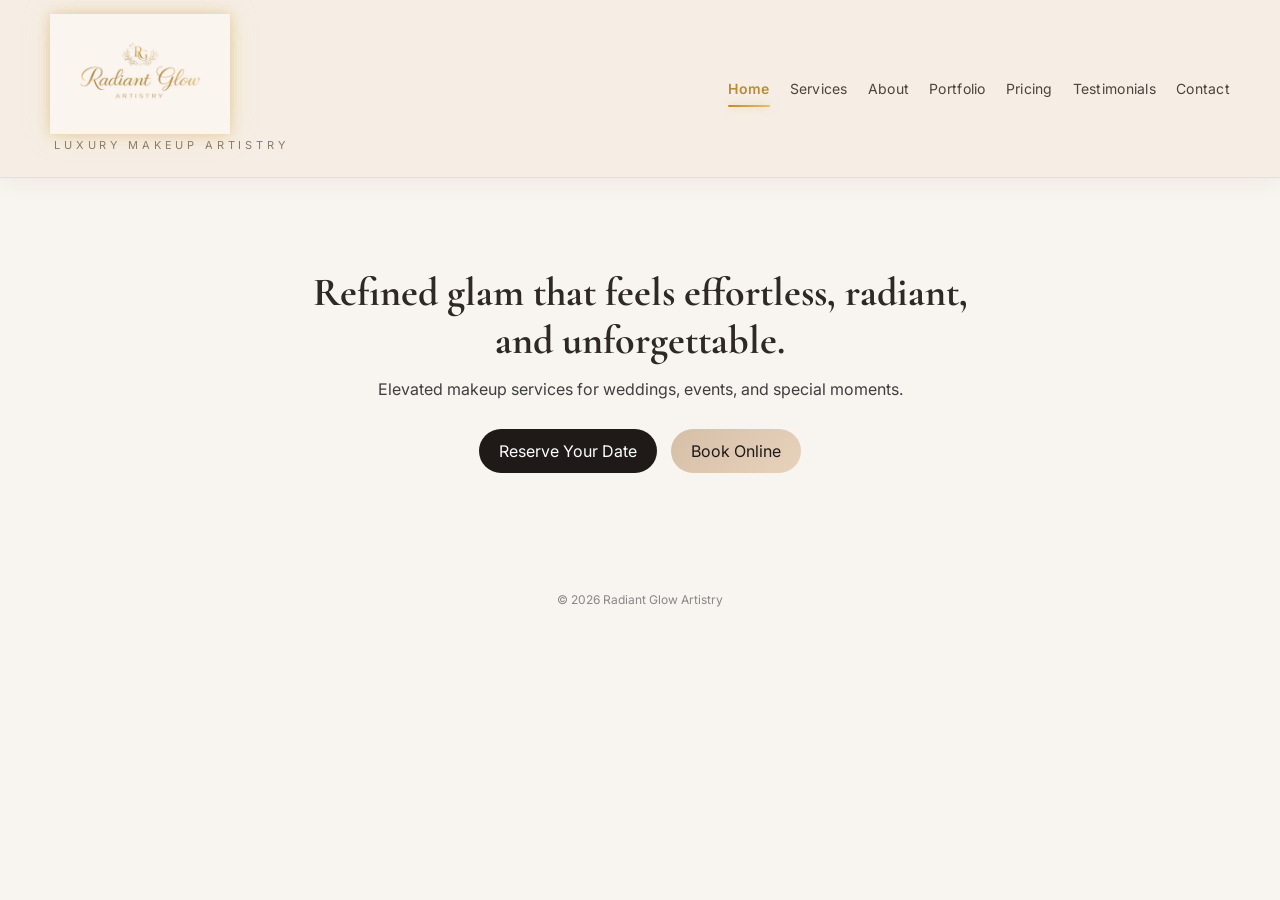
<file: index.html>
<!DOCTYPE html>
<html lang="en">
<head>
  <meta charset="UTF-8" />
  <meta name="viewport" content="width=device-width, initial-scale=1.0"/>
  <title>Radiant Glow Artistry</title>

  <link rel="preconnect" href="https://fonts.googleapis.com">
  <link href="https://fonts.googleapis.com/css2?family=Cormorant+Garamond:wght@500;600;700&family=Inter:wght@400;500;600&display=swap" rel="stylesheet">

  <link rel="stylesheet" href="styles.css" />
</head>
<body>

<header class="site-header">
  <div class="container header-inner">
  <div class="brand">
  <a href="index.html" class="brand-link">
    <img src="logo.png" alt="Radiant Glow Artistry Logo" class="logo">
  </a>
  <p class="brand-tagline">Luxury Makeup Artistry</p>
</div>
    <!-- ✅ THIS IS THE FIX -->
   <nav class="nav">
  <a href="index.html" class="active">Home</a>
  <a href="services.html">Services</a>
  <a href="about.html">About</a>
  <a href="portfolio.html">Portfolio</a>
  <a href="pricing.html">Pricing</a>
  <a href="testimonials.html">Testimonials</a>
  <a href="contact.html">Contact</a>
</nav>
  </div>
</header>

<section class="hero">
  <div class="container" style="text-align:center;">
    <h2>Refined glam that feels effortless, radiant, and unforgettable.</h2>
    <p style="margin-top:15px;">
      Elevated makeup services for weddings, events, and special moments.
    </p>

    <div style="margin-top:25px;">
      <a href="contact.html" class="btn btn-dark">Reserve Your Date</a>
      <a href="https://app.squareup.com/appointments/book/gr4mhyrh9lv42m/L551R1H65VVTS/start" class="btn btn-tan">Book Online</a>
    </div>
  </div>
</section>

<footer class="footer">
  © 2026 Radiant Glow Artistry
</footer>

</body>
</html>
</file>
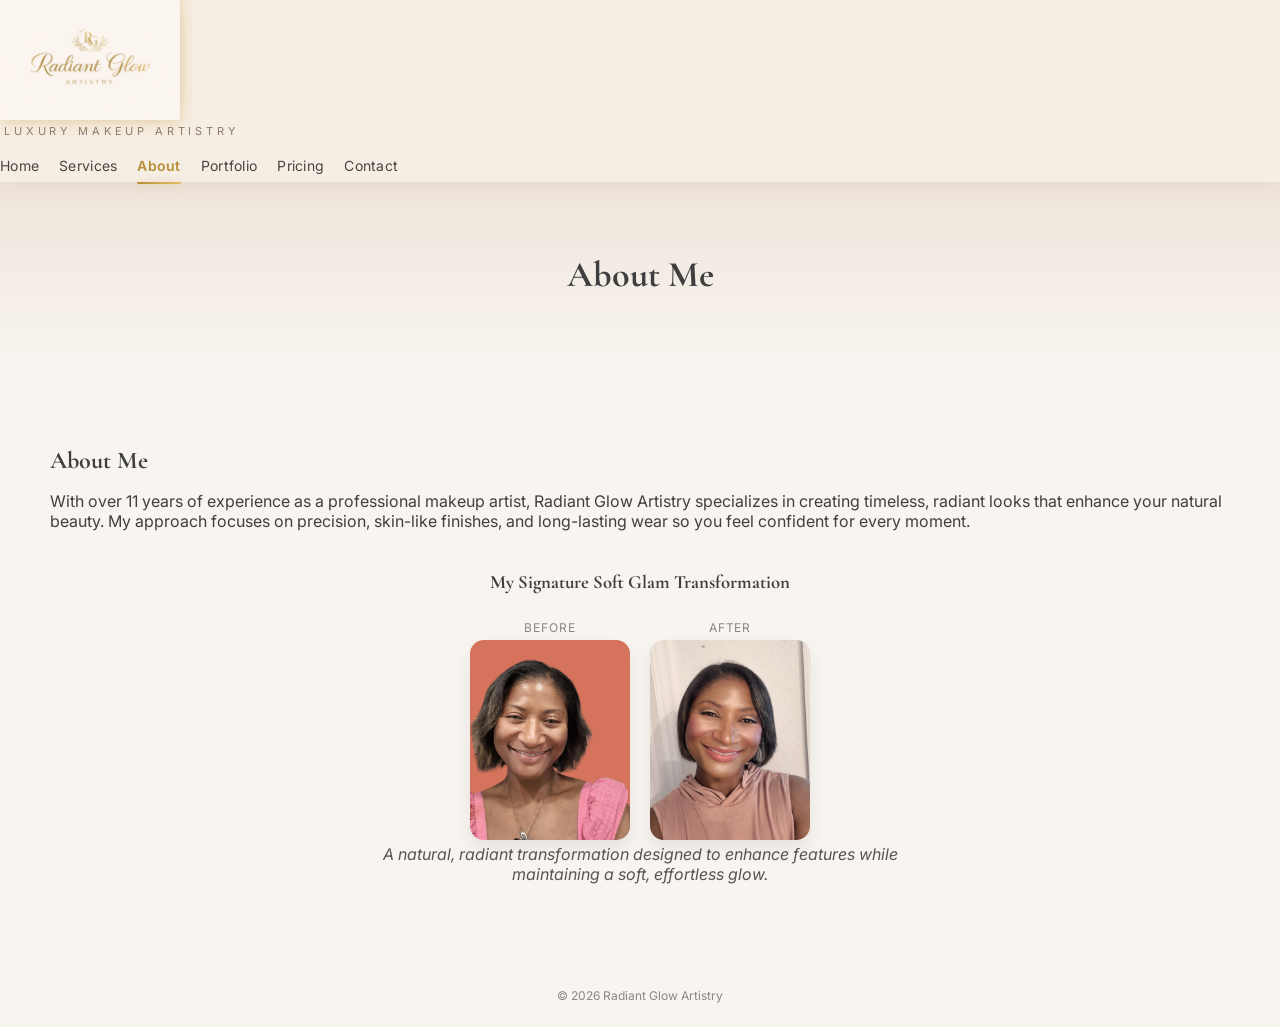
<file: about.html>
<!DOCTYPE html>
<html lang="en">
<head>
  <meta charset="UTF-8" />
  <meta name="viewport" content="width=device-width, initial-scale=1.0" />
  <title>Radiant Glow Artistry | About</title>

  <link rel="preconnect" href="https://fonts.googleapis.com">
  <link rel="preconnect" href="https://fonts.gstatic.com" crossorigin>
  <link href="https://fonts.googleapis.com/css2?family=Cormorant+Garamond:wght@500;600;700&family=Inter:wght@400;500;600&display=swap" rel="stylesheet">

  <link rel="stylesheet" href="styles.css" />
</head>
<body>

<header class="site-header">
 <div class="brand">
  <a href="index.html" class="brand-link">
    <img src="logo.png" alt="Radiant Glow Artistry Logo" class="logo">
  </a>
  <p class="brand-tagline">Luxury Makeup Artistry</p>
</div>

    <nav class="nav">
      <a href="index.html">Home</a>
      <a href="services.html">Services</a>
      <a href="about.html" class="active">About</a>
      <a href="portfolio.html">Portfolio</a>
      <a href="pricing.html">Pricing</a>
      <a href="contact.html">Contact</a>
    </nav>
  </div>
</header>

<section class="page-hero">
  <div class="container section-title">
    <h2>About Me</h2>
  </div>
</section>

<section class="section">
  <div class="container">

    <h2>About Me</h2>

    <p>
      With over 11 years of experience as a professional makeup artist, Radiant Glow Artistry specializes in creating timeless, radiant looks that enhance your natural beauty. My approach focuses on precision, skin-like finishes, and long-lasting wear so you feel confident for every moment.
    </p>

   <div class="about-transformation">
  <h3>My Signature Soft Glam Transformation</h3>

  <div class="about-images">
    <div>
      <p class="label">Before</p>
      <img src="me-before.jpg" alt="Before makeup">
    </div>

    <div>
      <p class="label">After</p>
      <img src="me-after.jpg" alt="After makeup">
    </div>
  </div>

  <p class="about-caption">
    A natural, radiant transformation designed to enhance features while maintaining a soft, effortless glow.
  </p>
</div>
</section>

<footer class="footer">
  © 2026 Radiant Glow Artistry
</footer>

</body>
</html>
</file>
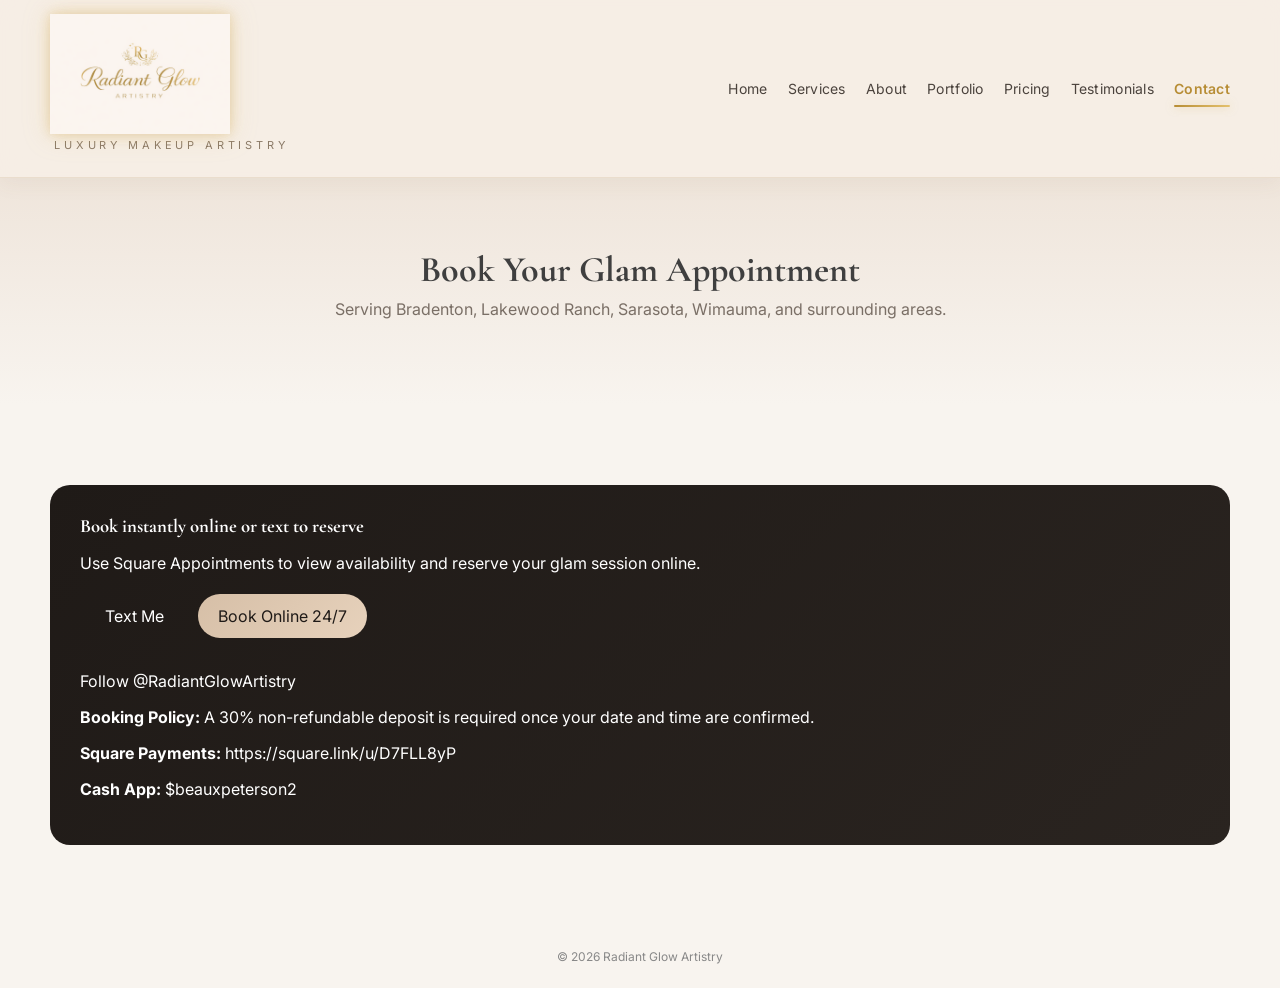
<file: contact.html>
<!DOCTYPE html>
<html lang="en">
<head>
  <meta charset="UTF-8" />
  <meta name="viewport" content="width=device-width, initial-scale=1.0" />
  <title>Radiant Glow Artistry | Contact</title>

  <link rel="preconnect" href="https://fonts.googleapis.com">
  <link rel="preconnect" href="https://fonts.gstatic.com" crossorigin>
  <link href="https://fonts.googleapis.com/css2?family=Cormorant+Garamond:wght@500;600;700&family=Inter:wght@400;500;600&display=swap" rel="stylesheet">

  <link rel="stylesheet" href="styles.css" />
</head>
<body>

<header class="site-header">
  <div class="container header-inner">
   <div class="brand">
  <a href="index.html" class="brand-link">
   <img src="logo.png" alt="Radiant Glow Artistry Logo" class="logo">
  </a>
  <p class="brand-tagline">Luxury Makeup Artistry</p>
</div>

   <nav class="nav">
  <a href="index.html">Home</a>
  <a href="services.html">Services</a>
  <a href="about.html">About</a>
  <a href="portfolio.html">Portfolio</a>
  <a href="pricing.html">Pricing</a>
  <a href="testimonials.html">Testimonials</a>
 <a href="contact.html" class="active">Contact</a>
</nav>
  </div>
</header>

<section class="page-hero">
  <div class="container section-title">
    <h2>Book Your Glam Appointment</h2>
    <p>Serving Bradenton, Lakewood Ranch, Sarasota, Wimauma, and surrounding areas.</p>
  </div>
</section>

<section class="section">
  <div class="container">
    <div class="contact-panel">
      <h3>Book instantly online or text to reserve</h3>
      <p>Use Square Appointments to view availability and reserve your glam session online.</p>

      <div class="button-row">
        <a class="btn btn-light" href="sms:+18134956908?body=Hi%20Beaux!%20I%E2%80%99d%20love%20to%20book%20a%20makeup%20appointment.">Text Me</a>
        <a class="btn btn-tan" href="https://app.squareup.com/appointments/book/gr4mhyrh9lv42m/L551R1H65VVTS/start">Book Online 24/7</a>
      </div>

      <div class="contact-list" style="margin-top: 28px;">
        <a href="https://instagram.com/radiantglowartistry" target="_blank" class="ig-button">
  Follow @RadiantGlowArtistry
</a>
        <p><strong>Booking Policy:</strong> A 30% non-refundable deposit is required once your date and time are confirmed.</p>
        <p><strong>Square Payments:</strong> https://square.link/u/D7FLL8yP</p>
        <p><strong>Cash App:</strong> $beauxpeterson2</p>
      </div>
    </div>
  </div>
</section>

<footer class="footer">
  © 2026 Radiant Glow Artistry
</footer>

</body>
</html>
</file>
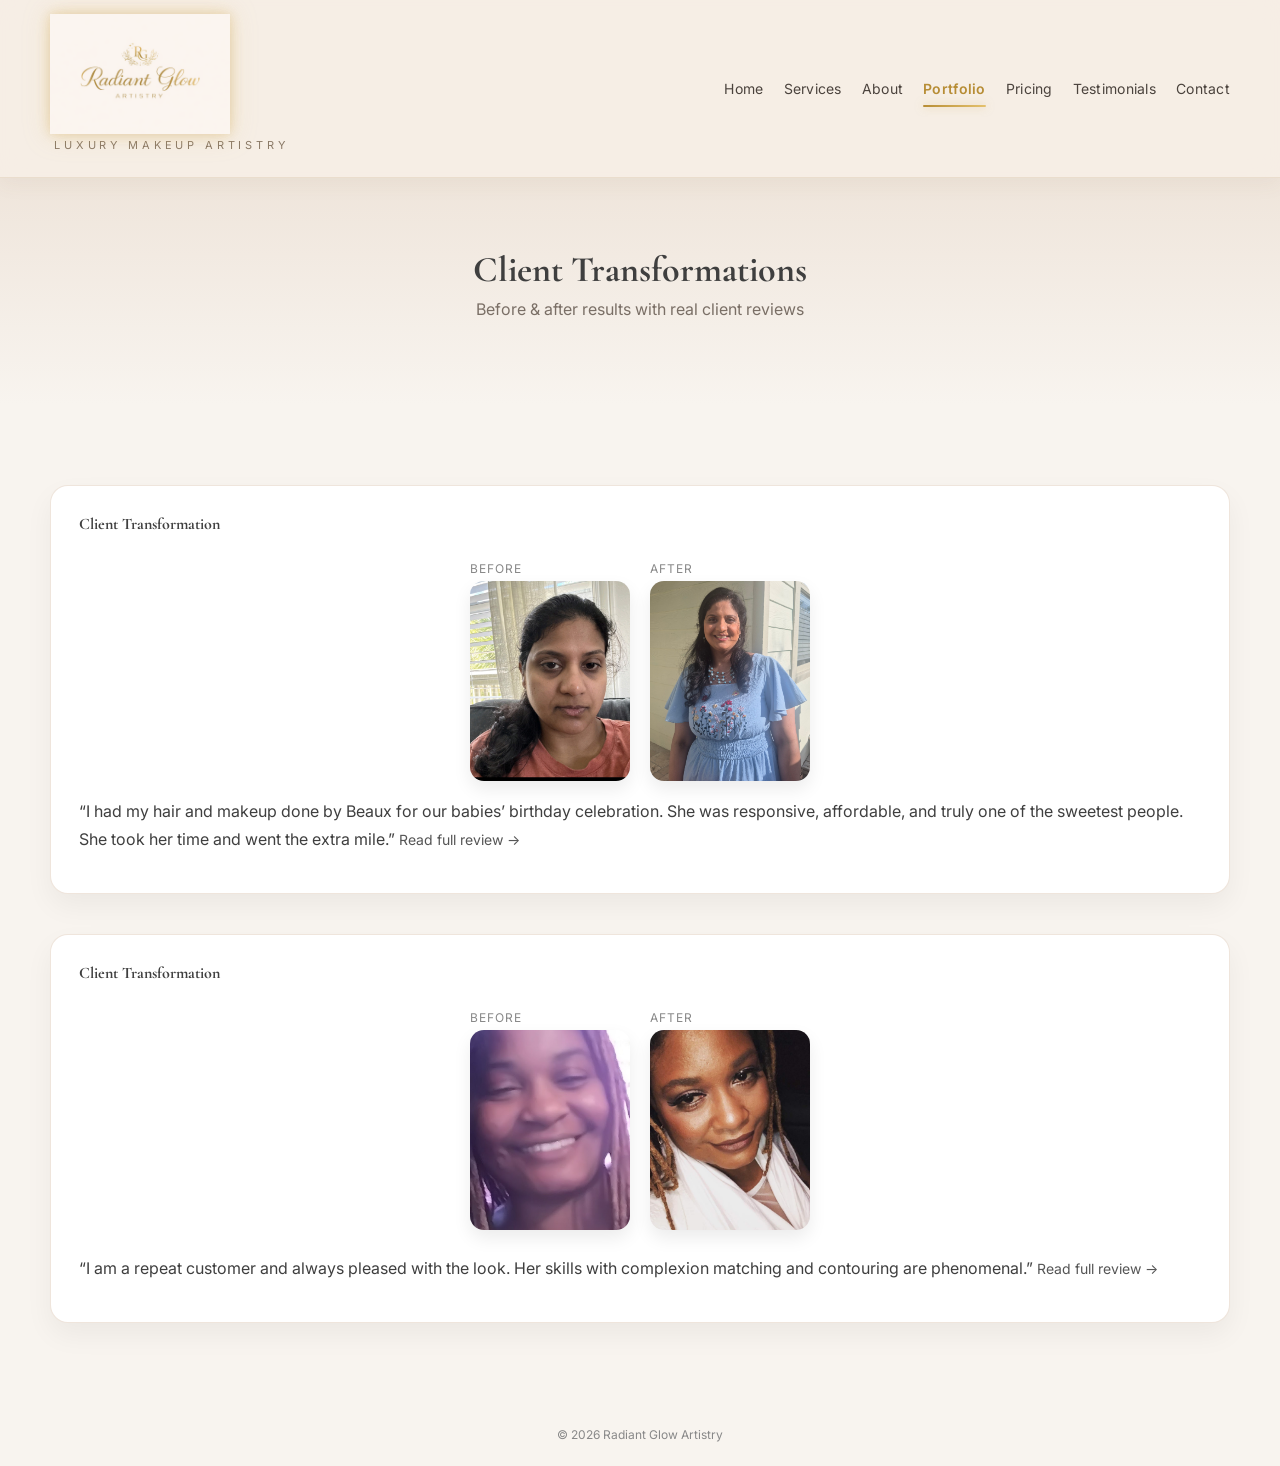
<file: portfolio.html>
<!DOCTYPE html>
<html lang="en">
<head>
  <meta charset="UTF-8" />
  <meta name="viewport" content="width=device-width, initial-scale=1.0"/>
  <title>Portfolio | Radiant Glow Artistry</title>

  <link rel="stylesheet" href="styles.css" />
  <link href="https://fonts.googleapis.com/css2?family=Cormorant+Garamond&family=Inter&display=swap" rel="stylesheet">
</head>

<body>

<header class="site-header">
  <div class="container header-inner">

    <div class="brand">
  <a href="index.html" class="brand-link">
   <img src="logo.png" alt="Radiant Glow Artistry Logo" class="logo">
  </a>
  <p class="brand-tagline">Luxury Makeup Artistry</p>
</div>

    <nav class="nav">
  <a href="index.html">Home</a>
  <a href="services.html">Services</a>
  <a href="about.html">About</a>
 <a href="portfolio.html" class="active">Portfolio</a>
  <a href="pricing.html">Pricing</a>
  <a href="testimonials.html">Testimonials</a>
  <a href="contact.html">Contact</a>
</nav>

  </div>
</header>

<section class="page-hero">
  <div class="container section-title">
    <h2>Client Transformations</h2>
    <p>Before & after results with real client reviews</p>
  </div>
</section>

<section class="section">
  <div class="container portfolio-grid">

    <!-- CLIENT 1 -->
    <div class="portfolio-card">
      <h4>Client Transformation</h4>

      <div class="portfolio-images">
        <div>
          <p class="label">Before</p>
          <img src="client1before.jpg">
        </div>

        <div>
          <p class="label">After</p>
          <img src="client1after.jpg">
        </div>
      </div>

      <div class="review">
        <p>
          “I had my hair and makeup done by Beaux for our babies’ birthday celebration. 
          She was responsive, affordable, and truly one of the sweetest people. 
          She took her time and went the extra mile.”
         <a href="testimonials.html#client1" class="view-more">
    Read full review →
  </a>

</div>
    </div>

    <!-- CLIENT 2 -->
    <div class="portfolio-card">
      <h4>Client Transformation</h4>

      <div class="portfolio-images">
        <div>
          <p class="label">Before</p>
          <img src="client2before.jpg">
        </div>

        <div>
          <p class="label">After</p>
          <img src="client2after.jpg">
        </div>
      </div>

      <div class="review">
        <p>
          “I am a repeat customer and always pleased with the look. 
          Her skills with complexion matching and contouring are phenomenal.”
         <a href="testimonials.html#client2" class="view-more">Read full review →</a>
        </p>
      </div>
    </div>

  </div>
</section>

<footer class="footer">
  © 2026 Radiant Glow Artistry
</footer>

</body>
</html>
</file>
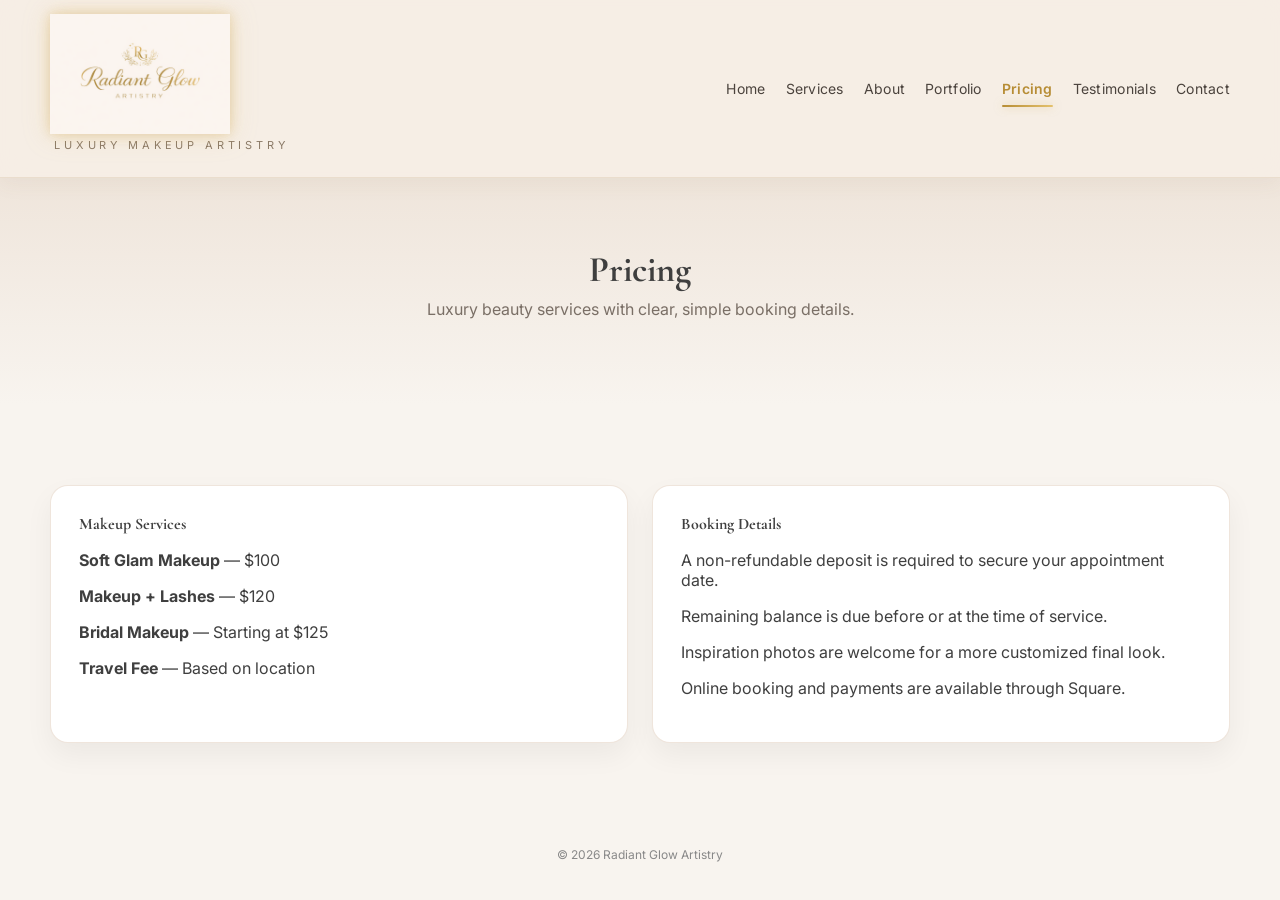
<file: pricing.html>
<!DOCTYPE html>
<html lang="en">
<head>
  <meta charset="UTF-8" />
  <meta name="viewport" content="width=device-width, initial-scale=1.0" />
  <title>Radiant Glow Artistry | Pricing</title>

  <link rel="preconnect" href="https://fonts.googleapis.com">
  <link rel="preconnect" href="https://fonts.gstatic.com" crossorigin>
  <link href="https://fonts.googleapis.com/css2?family=Cormorant+Garamond:wght@500;600;700&family=Inter:wght@400;500;600&display=swap" rel="stylesheet">

  <link rel="stylesheet" href="styles.css" />
</head>
<body>

<header class="site-header">
  <div class="container header-inner">
    <div class="brand">
  <a href="index.html" class="brand-link">
    <img src="logo.png" alt="Radiant Glow Artistry Logo" class="logo">
  </a>
  <p class="brand-tagline">Luxury Makeup Artistry</p>
</div>

    <nav class="nav">
  <a href="index.html">Home</a>
  <a href="services.html">Services</a>
  <a href="about.html">About</a>
  <a href="portfolio.html">Portfolio</a>
  <a href="pricing.html" class="active">Pricing</a>
  <a href="testimonials.html">Testimonials</a>
  <a href="contact.html">Contact</a>
</nav>
  </div>
</header>

<section class="page-hero">
  <div class="container section-title">
    <h2>Pricing</h2>
    <p>Luxury beauty services with clear, simple booking details.</p>
  </div>
</section>

<section class="section">
  <div class="container pricing-grid">

    <div class="price-card">
      <h4>Makeup Services</h4>
      <p><strong>Soft Glam Makeup</strong> — $100</p>
      <p><strong>Makeup + Lashes</strong> — $120</p>
      <p><strong>Bridal Makeup</strong> — Starting at $125</p>
      <p><strong>Travel Fee</strong> — Based on location</p>
    </div>

    <div class="price-card">
      <h4>Booking Details</h4>
      <p>A non-refundable deposit is required to secure your appointment date.</p>
      <p>Remaining balance is due before or at the time of service.</p>
      <p>Inspiration photos are welcome for a more customized final look.</p>
      <p>Online booking and payments are available through Square.</p>
    </div>

  </div>
</section>

<footer class="footer">
  © 2026 Radiant Glow Artistry
</footer>

</body>
</html>
</file>
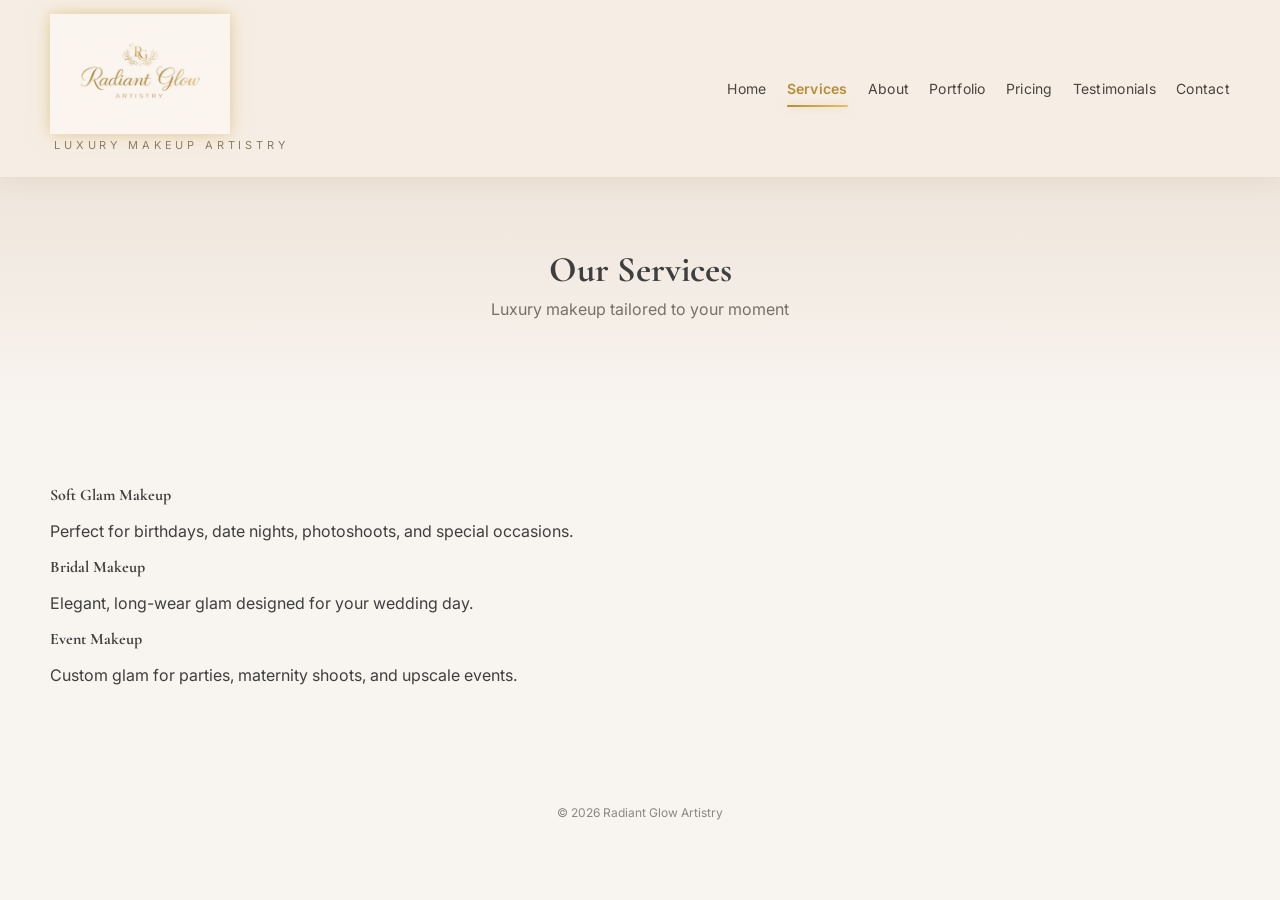
<file: services.html>
<!DOCTYPE html>
<html lang="en">
<head>
  <meta charset="UTF-8" />
  <meta name="viewport" content="width=device-width, initial-scale=1.0" />
  <title>Radiant Glow Artistry | Services</title>

  <link rel="preconnect" href="https://fonts.googleapis.com">
  <link rel="preconnect" href="https://fonts.gstatic.com" crossorigin>
  <link href="https://fonts.googleapis.com/css2?family=Cormorant+Garamond:wght@500;600;700&family=Inter:wght@400;500;600&display=swap" rel="stylesheet">

  <link rel="stylesheet" href="styles.css" />
</head>
<body>

<header class="site-header">
  <div class="container header-inner">
  <div class="brand">
  <a href="index.html" class="brand-link">
   <img src="logo.png" alt="Radiant Glow Artistry Logo" class="logo">
  </a>
  <p class="brand-tagline">Luxury Makeup Artistry</p>
</div>

  <nav class="nav">
  <a href="index.html">Home</a>
 <a href="services.html" class="active">Services</a>
  <a href="about.html">About</a>
  <a href="portfolio.html">Portfolio</a>
  <a href="pricing.html">Pricing</a>
  <a href="testimonials.html">Testimonials</a>
  <a href="contact.html">Contact</a>
</nav>
  </div>
</header>

<section class="page-hero">
  <div class="container section-title">
    <h2>Our Services</h2>
    <p>Luxury makeup tailored to your moment</p>
  </div>
</section>

<section class="section">
  <div class="container grid-3">

    <div class="service-card">
      <h4>Soft Glam Makeup</h4>
      <p>Perfect for birthdays, date nights, photoshoots, and special occasions.</p>
    </div>

    <div class="service-card">
      <h4>Bridal Makeup</h4>
      <p>Elegant, long-wear glam designed for your wedding day.</p>
    </div>

    <div class="service-card">
      <h4>Event Makeup</h4>
      <p>Custom glam for parties, maternity shoots, and upscale events.</p>
    </div>

  </div>
</section>

<footer class="footer">
  © 2026 Radiant Glow Artistry
</footer>

</body>
</html>
</file>
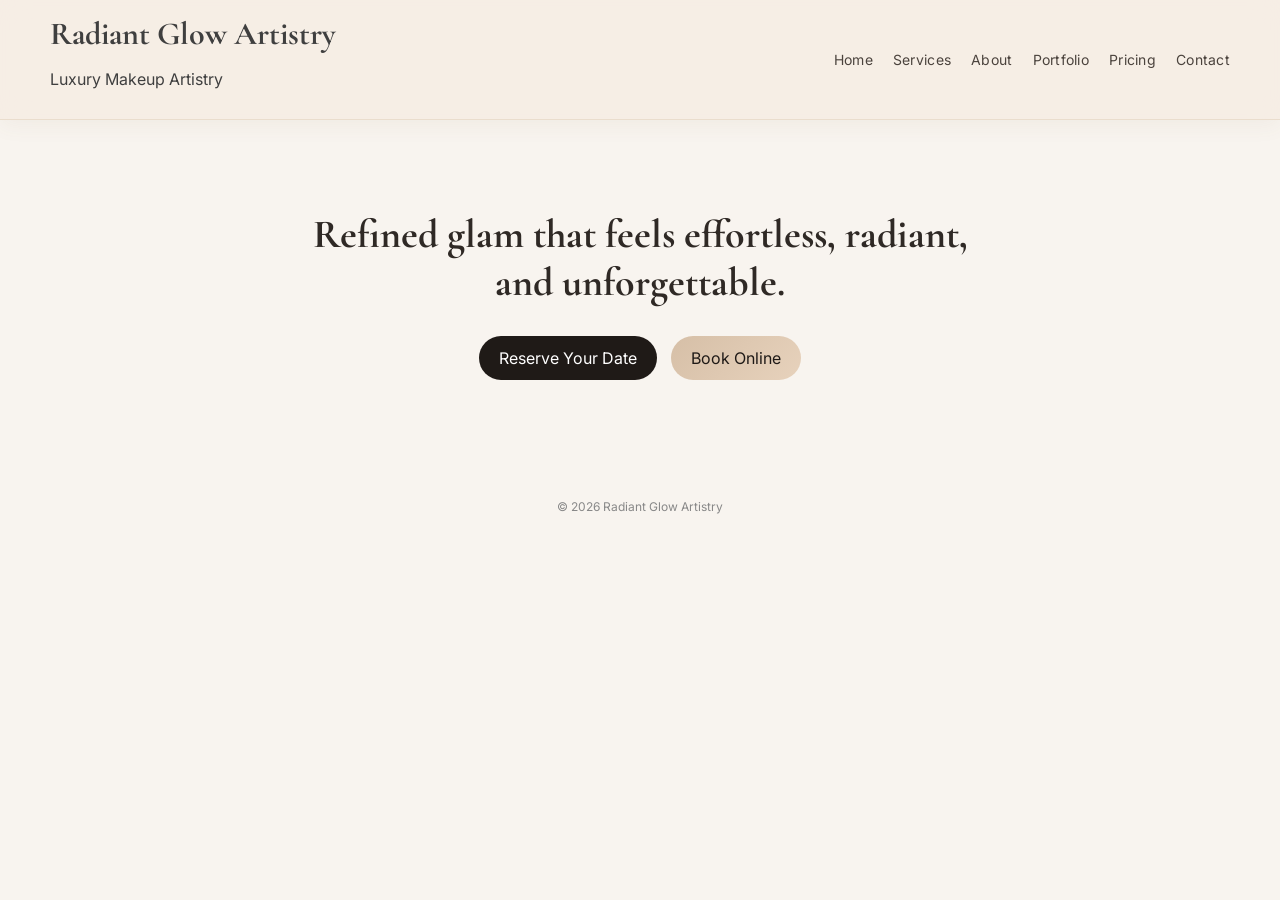
<file: testamonials.html>
<!DOCTYPE html>
<html lang="en">
<head>
  <meta charset="UTF-8" />
  <meta name="viewport" content="width=device-width, initial-scale=1.0"/>
  <title>Radiant Glow Artistry</title>

  <link href="https://fonts.googleapis.com/css2?family=Cormorant+Garamond&family=Inter&display=swap" rel="stylesheet">
  <link rel="stylesheet" href="styles.css" />
</head>
<body>

<header class="site-header">
  <div class="container header-inner">
    <div class="brand">
      <h1>Radiant Glow Artistry</h1>
      <p>Luxury Makeup Artistry</p>
    </div>

    <nav class="nav">
      <a href="index.html">Home</a>
      <a href="services.html">Services</a>
      <a href="about.html">About</a>
      <a href="portfolio.html">Portfolio</a>
      <a href="pricing.html">Pricing</a>
      <a href="contact.html">Contact</a>
    </nav>
  </div>
</header>

<section class="hero">
  <div class="container" style="text-align:center;">
    <h2>Refined glam that feels effortless, radiant, and unforgettable.</h2>

    <div style="margin-top:25px;">
      <a href="contact.html" class="btn btn-dark">Reserve Your Date</a>
      <a href="https://app.squareup.com/appointments/book/gr4mhyrh9lv42m/L551R1H65VVTS/start" class="btn btn-tan">Book Online</a>
    </div>
  </div>
</section>

<footer class="footer">
  © 2026 Radiant Glow Artistry
</footer>

</body>
</html>
</file>
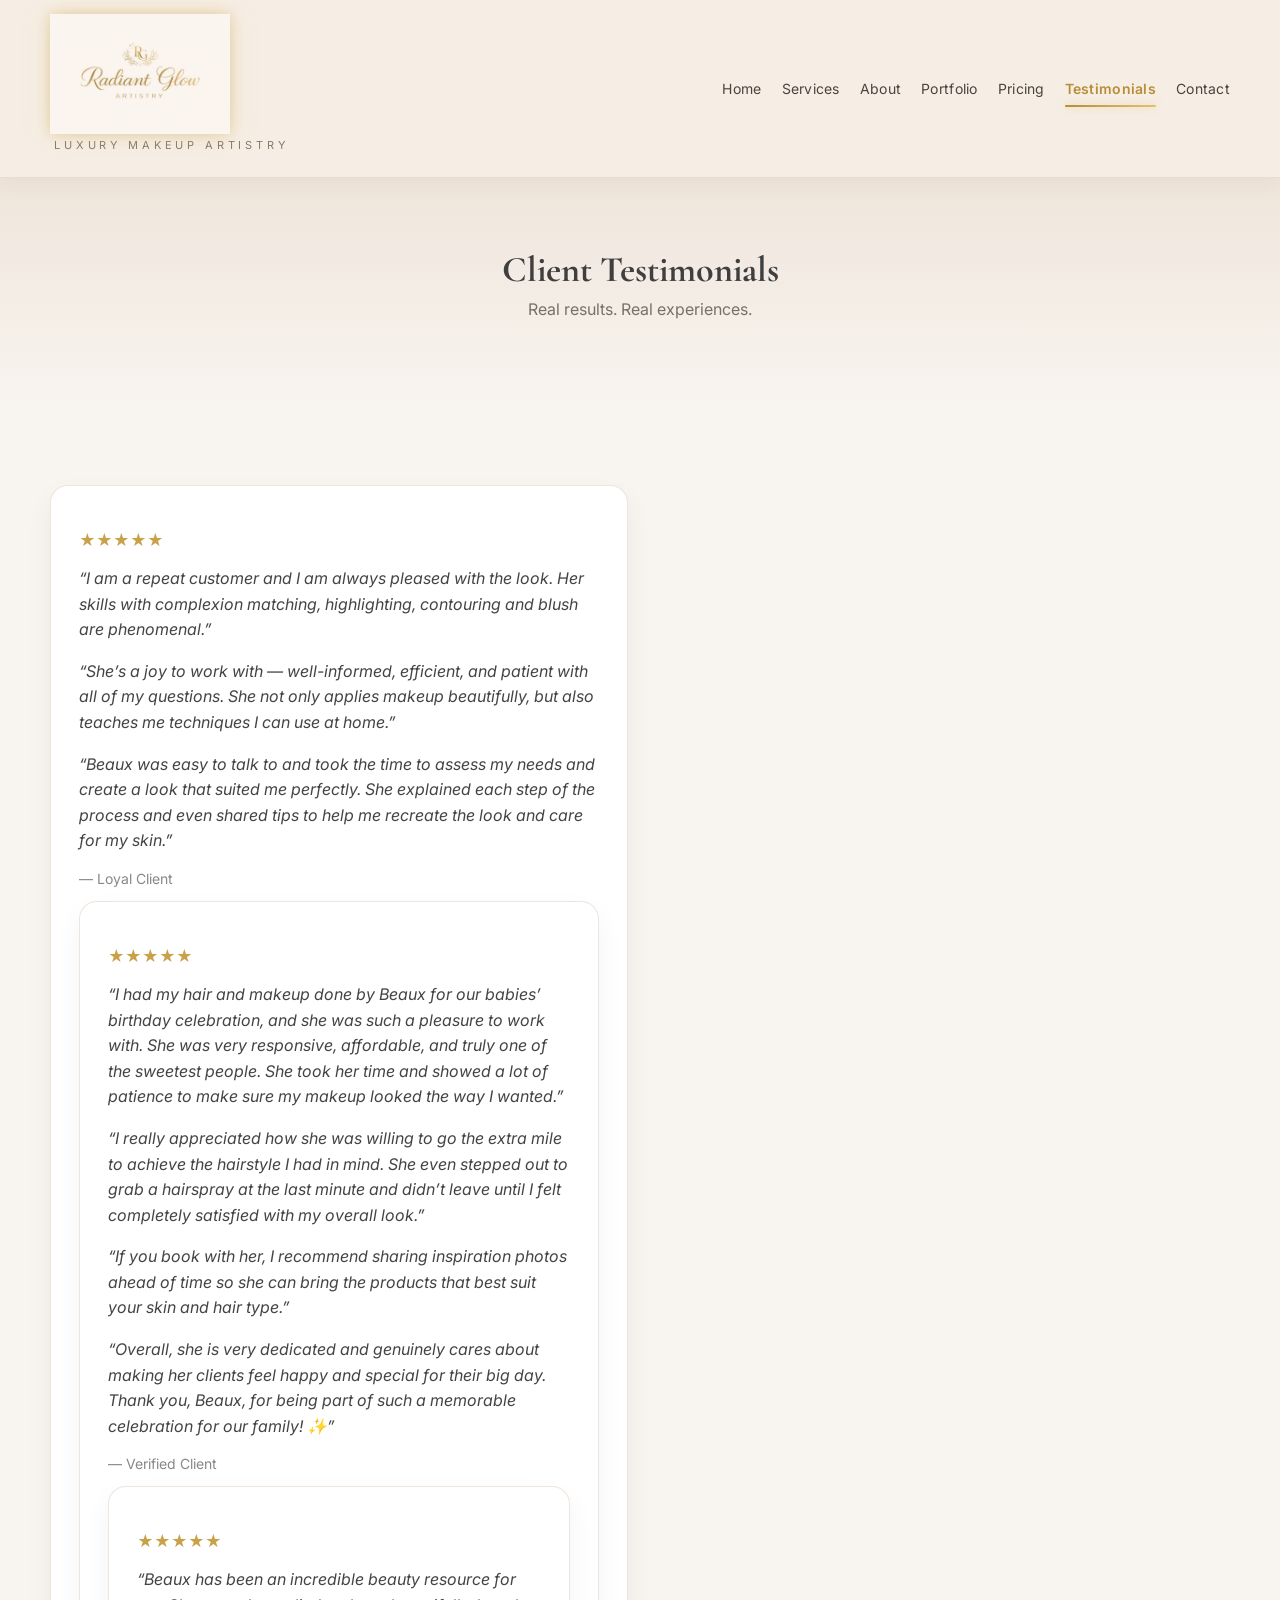
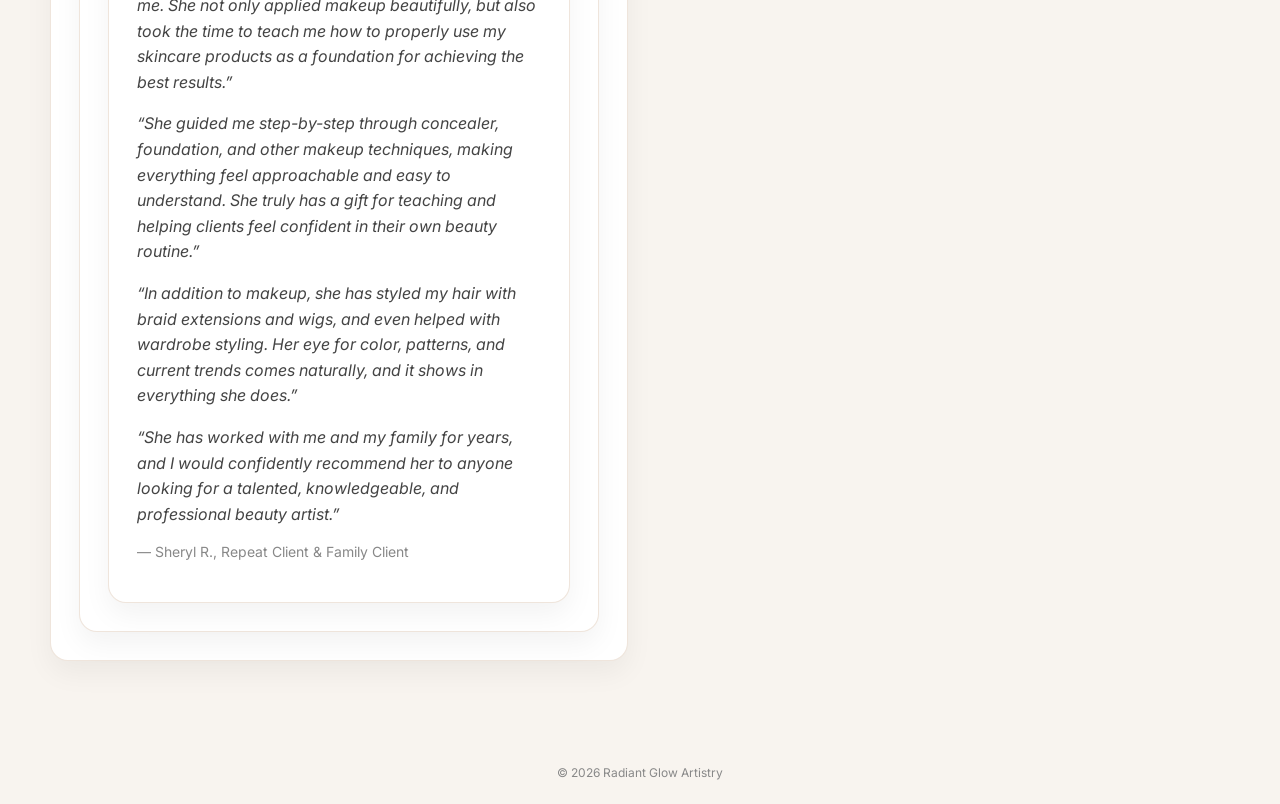
<file: testimonials.html>
<!DOCTYPE html>
<html lang="en">
<head>
  <meta charset="UTF-8" />
  <meta name="viewport" content="width=device-width, initial-scale=1.0"/>
  <title>Testimonials | Radiant Glow Artistry</title>

  <link rel="stylesheet" href="styles.css" />
  <link href="https://fonts.googleapis.com/css2?family=Cormorant+Garamond&family=Inter&display=swap" rel="stylesheet">
</head>

<body>

<header class="site-header">
  <div class="container header-inner">

   <div class="brand">
  <a href="index.html" class="brand-link">
    <img src="logo.png" alt="Radiant Glow Artistry Logo" class="logo">
  </a>
  <p class="brand-tagline">Luxury Makeup Artistry</p>
</div>

    <nav class="nav">
  <a href="index.html">Home</a>
  <a href="services.html">Services</a>
  <a href="about.html">About</a>
  <a href="portfolio.html">Portfolio</a>
  <a href="pricing.html">Pricing</a>
  <a href="testimonials.html" class="active">Testimonials</a>
  <a href="contact.html">Contact</a>
</nav>

  </div>
</header>

<section class="page-hero">
  <div class="container section-title">
    <h2>Client Testimonials</h2>
    <p>Real results. Real experiences.</p>
  </div>
</section>

<section class="section">
  <div class="container pricing-grid">

    <div class="price-card">

  <p class="stars">★★★★★</p>

  <p class="review-text">
    “I am a repeat customer and I am always pleased with the look. Her skills with complexion matching, highlighting, contouring and blush are phenomenal.”
  </p>

  <p class="review-text">
    “She’s a joy to work with — well-informed, efficient, and patient with all of my questions. She not only applies makeup beautifully, but also teaches me techniques I can use at home.”
  </p>

  <p class="review-text">
    “Beaux was easy to talk to and took the time to assess my needs and create a look that suited me perfectly. She explained each step of the process and even shared tips to help me recreate the look and care for my skin.”
  </p>
      <div id="client2" class="testimonial-card">

  <p class="review-name">— Loyal Client</p>

</div>

   <div class="price-card">

  <p class="stars">★★★★★</p>

  <p class="review-text">
    “I had my hair and makeup done by Beaux for our babies’ birthday celebration, and she was such a pleasure to work with. She was very responsive, affordable, and truly one of the sweetest people. She took her time and showed a lot of patience to make sure my makeup looked the way I wanted.”
  </p>

  <p class="review-text">
    “I really appreciated how she was willing to go the extra mile to achieve the hairstyle I had in mind. She even stepped out to grab a hairspray at the last minute and didn’t leave until I felt completely satisfied with my overall look.”
  </p>

  <p class="review-text">
    “If you book with her, I recommend sharing inspiration photos ahead of time so she can bring the products that best suit your skin and hair type.”
  </p>

  <p class="review-text">
    “Overall, she is very dedicated and genuinely cares about making her clients feel happy and special for their big day. Thank you, Beaux, for being part of such a memorable celebration for our family! ✨”
  </p> 
     <div id="client1" class="testimonial-card">

  <p class="review-name">— Verified Client</p>

</div>

    <div class="price-card">

  <p class="stars">★★★★★</p>

  <p class="review-text">
    “Beaux has been an incredible beauty resource for me. She not only applied makeup beautifully, but also took the time to teach me how to properly use my skincare products as a foundation for achieving the best results.”
  </p>

  <p class="review-text">
    “She guided me step-by-step through concealer, foundation, and other makeup techniques, making everything feel approachable and easy to understand. She truly has a gift for teaching and helping clients feel confident in their own beauty routine.”
  </p>

  <p class="review-text">
    “In addition to makeup, she has styled my hair with braid extensions and wigs, and even helped with wardrobe styling. Her eye for color, patterns, and current trends comes naturally, and it shows in everything she does.”
  </p>

  <p class="review-text">
    “She has worked with me and my family for years, and I would confidently recommend her to anyone looking for a talented, knowledgeable, and professional beauty artist.”
  </p>

  <p class="review-name">— Sheryl R., Repeat Client & Family Client</p>

</div>
</section>

<footer class="footer">
  © 2026 Radiant Glow Artistry
</footer>

</body>
</html>
</file>
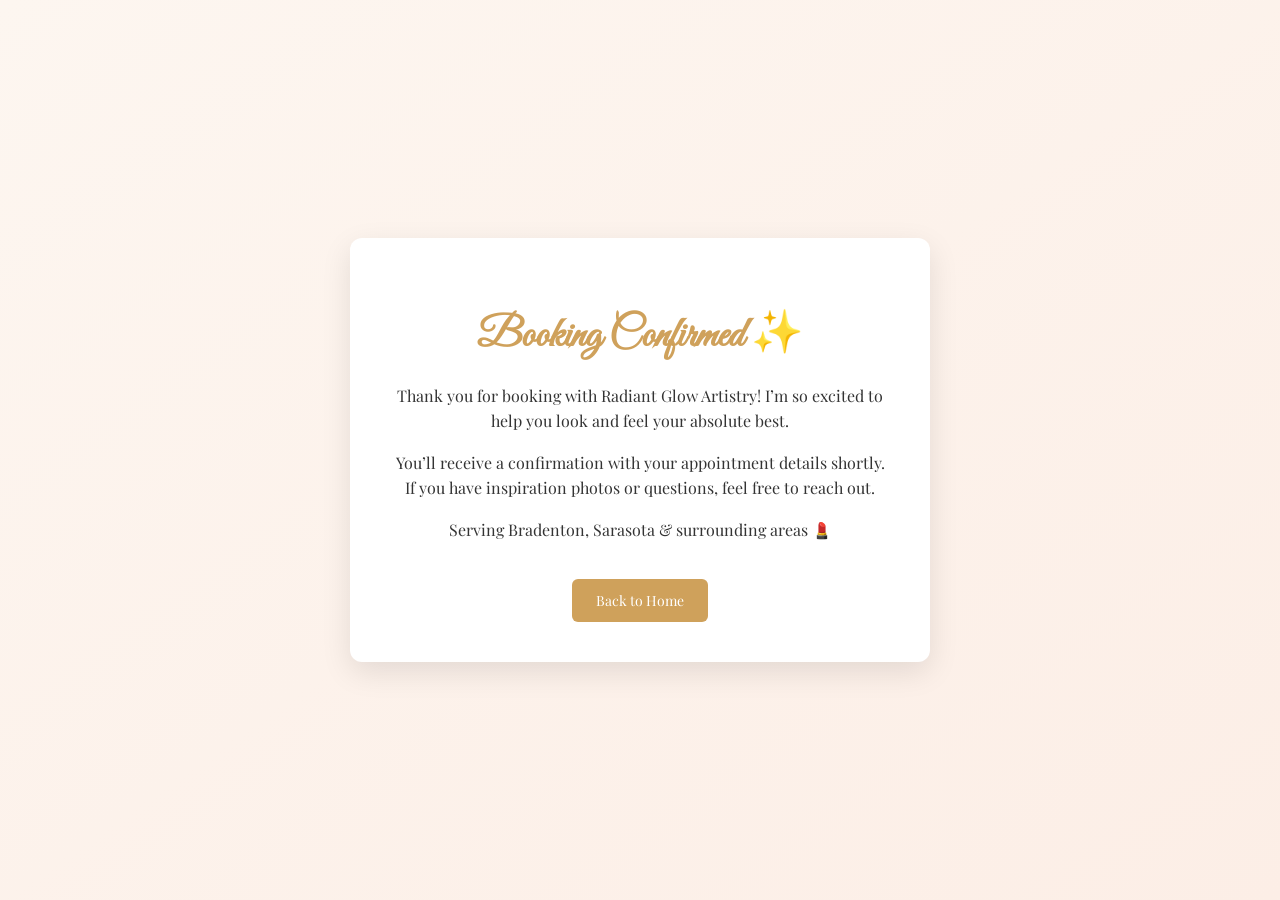
<file: Thank-you.html>
<!DOCTYPE html>
<html lang="en">
<head>
  <meta charset="UTF-8">
  <title>Booking Confirmed | Radiant Glow Artistry</title>
  <meta name="description" content="Thank you for booking with Radiant Glow Artistry. Your appointment is confirmed.">
  <meta name="viewport" content="width=device-width, initial-scale=1.0">
  <link href="https://fonts.googleapis.com/css2?family=Playfair+Display&family=Great+Vibes&display=swap" rel="stylesheet">
  <style>
    body {
      margin: 0;
      font-family: 'Playfair Display', serif;
      background: linear-gradient(to bottom right, #fdf6f0, #fceee6);
      display: flex;
      align-items: center;
      justify-content: center;
      height: 100vh;
      text-align: center;
      color: #333;
    }

    .container {
      background: white;
      padding: 40px;
      border-radius: 12px;
      box-shadow: 0 10px 30px rgba(0,0,0,0.1);
      max-width: 500px;
    }

    h1 {
      font-family: 'Great Vibes', cursive;
      font-size: 42px;
      color: #cfa15b;
      margin-bottom: 20px;
    }

    p {
      font-size: 16px;
      line-height: 1.6;
    }

    .btn {
      margin-top: 20px;
      display: inline-block;
      padding: 12px 24px;
      background: #cfa15b;
      color: white;
      text-decoration: none;
      border-radius: 6px;
      font-size: 14px;
    }

    .btn:hover {
      background: #b88a4a;
    }
  </style>
</head>

<body>
  <div class="container">
    <h1>Booking Confirmed ✨</h1>
    <p>
      Thank you for booking with Radiant Glow Artistry! I’m so excited to help you look and feel your absolute best.
    </p>

    <p>
      You’ll receive a confirmation with your appointment details shortly. If you have inspiration photos or questions, feel free to reach out.
    </p>

    <p>
      Serving Bradenton, Sarasota & surrounding areas 💄
    </p>

    <a href="https://radiantglowartistry.com" class="btn">Back to Home</a>
  </div>
</body>
</html>
</file>
<file: styles.css>
/* GENERAL */
html {
  scroll-behavior: smooth;
  overflow-y: scroll;
}

body {
  margin: 0;
  font-family: 'Inter', sans-serif;
  background-color: #f8f4ef;
  color: #3f3f3f;
}

h1, h2, h3, h4 {
  font-family: 'Cormorant Garamond', serif;
  margin: 0;
}

.container {
  max-width: 1180px;
  margin: auto;
  padding: 0 24px;
}

a {
  text-decoration: none;
  color: inherit;
}

/* HEADER */
.site-header {
  background: rgba(246, 237, 228, 0.92);
  border-bottom: 1px solid rgba(191, 166, 123, 0.22);
  position: sticky;
  top: 0;
  z-index: 100;
  backdrop-filter: blur(14px);
  box-shadow: 0 6px 20px rgba(120, 96, 60, 0.06);
}

.header-inner {
  display: flex;
  justify-content: space-between;
  align-items: center;
  padding: 14px 0;
  gap: 24px;
  flex-wrap: wrap;
}

.brand {
  display: flex;
  flex-direction: column;
  align-items: flex-start;
}

.brand-link {
  display: inline-block;
}

.logo {
  width: 180px;
  height: auto;
  display: block;

  /* ✨ GOLD GLOW */
  filter:
    drop-shadow(0 0 6px rgba(212, 176, 95, 0.4))
    drop-shadow(0 0 12px rgba(212, 176, 95, 0.25));

  transition: transform 0.3s ease, filter 0.3s ease;
}
.logo:hover {
  transform: translateY(-2px);

  filter:
    drop-shadow(0 0 10px rgba(212, 176, 95, 0.6))
    drop-shadow(0 0 20px rgba(212, 176, 95, 0.4));
}
.brand-tagline {
  font-size: 11px;
  letter-spacing: 0.35em;
  text-transform: uppercase;
  color: #8b7a67;
  margin-top: 4px;
  margin-left: 4px;
}

/* NAV */
.nav {
  display: flex;
  align-items: center;
  flex-wrap: wrap;
  gap: 20px;
}

.nav a {
  color: #4b433d;
  font-size: 14px;
  letter-spacing: 0.02em;
  padding: 8px 0;
  position: relative;
  transition: color 0.2s ease;
}

.nav a:hover {
  color: #1f1a17;
}

.nav a.active {
  color: #b78d35;
  font-weight: 600;
}

/* underline animation */
.nav a::after {
  content: "";
  position: absolute;
  left: 0;
  bottom: -2px;
  width: 0;
  height: 2px;
  background: linear-gradient(90deg, #b78d35, #e4c16d);
  transition: width 0.25s ease;
  border-radius: 99px;
}

.nav a:hover::after,
.nav a.active::after {
  width: 100%;
  box-shadow: 0 0 8px rgba(212, 176, 95, 0.6);
}

/* HERO */
.hero {
  padding: 90px 20px;
}

.hero h2 {
  font-size: 40px;
  max-width: 700px;
  margin: auto;
  text-align: center;
  color: #2f2925;
}

.hero p {
  text-align: center;
}

/* BUTTONS */
.btn {
  padding: 12px 20px;
  border-radius: 999px;
  display: inline-block;
  margin: 5px;
  transition: transform 0.2s ease;
}

.btn:hover {
  transform: translateY(-1px);
}

.btn-dark {
  background: #1f1a17;
  color: white;
}

.btn-tan {
  background: linear-gradient(135deg, #d6bfa7, #e7d2bc);
  color: #1f1a17;
}

/* SECTIONS */
.section {
  padding: 80px 20px;
}

.page-hero {
  padding: 70px 20px;
  text-align: center;
  background: linear-gradient(180deg, #efe5db 0%, #f8f4ef 100%);
}

.section-title h2 {
  font-size: 36px;
}

.section-title p {
  color: #7a6f66;
  margin-top: 8px;
}

/* CARDS */
.price-card,
.portfolio-card {
  background: white;
  padding: 28px;
  border-radius: 18px;
  box-shadow: 0 12px 28px rgba(0, 0, 0, 0.05);
  border: 1px solid rgba(214, 191, 167, 0.4);
}

/* GRID */
.pricing-grid {
  display: grid;
  grid-template-columns: repeat(2, 1fr);
  gap: 24px;
}

.portfolio-grid {
  display: grid;
  gap: 40px;
}

/* IMAGES */
.portfolio-images,
.about-images {
  display: flex;
  justify-content: center;
  gap: 20px;
  margin-top: 15px;
}

.portfolio-images img,
.about-images img {
  width: 160px;
  height: 200px;
  object-fit: cover;
  border-radius: 14px;
  box-shadow: 0 8px 18px rgba(0, 0, 0, 0.08);
}

/* LABELS */
.label {
  font-size: 12px;
  margin-bottom: 5px;
  color: #888;
  text-transform: uppercase;
  letter-spacing: 0.08em;
}

/* REVIEWS */
.review-text {
  font-style: italic;
  line-height: 1.6;
  color: #444;
}

.review-name {
  margin-top: 10px;
  font-size: 14px;
  color: #888;
}

.stars {
  color: #c8a24a;
  margin-bottom: 10px;
  font-size: 16px;
}

.view-more {
  display: inline-block;
  margin-top: 10px;
  font-size: 14px;
  color: #555;
}

.view-more:hover {
  color: #b78d35;
}

/* ABOUT */
.about-transformation {
  margin-top: 40px;
  text-align: center;
}

.about-caption {
  margin-top: 15px;
  font-style: italic;
  color: #555;
  max-width: 600px;
  margin: auto;
}

/* CONTACT */
.contact-panel {
  background: linear-gradient(135deg, #1f1a17, #2a2420);
  color: white;
  padding: 30px;
  border-radius: 20px;
}

/* FOOTER */
.footer {
  text-align: center;
  padding: 24px;
  font-size: 12px;
  color: #888;
}

/* MOBILE */
@media (max-width: 900px) {
  .pricing-grid {
    grid-template-columns: 1fr;
  }

  .header-inner {
    flex-direction: column;
    align-items: center;
  }

  .brand {
    align-items: center;
    text-align: center;
  }

  .nav {
    justify-content: center;
  }

  .logo {
    width: 160px;
  }
}

@media (max-width: 600px) {
  .portfolio-images,
  .about-images {
    flex-direction: column;
    align-items: center;
  }

  .portfolio-images img,
  .about-images img {
    width: 75%;
    max-width: 220px;
    height: auto;
  }

  .hero h2 {
    font-size: 32px;
  }
}
</file>
